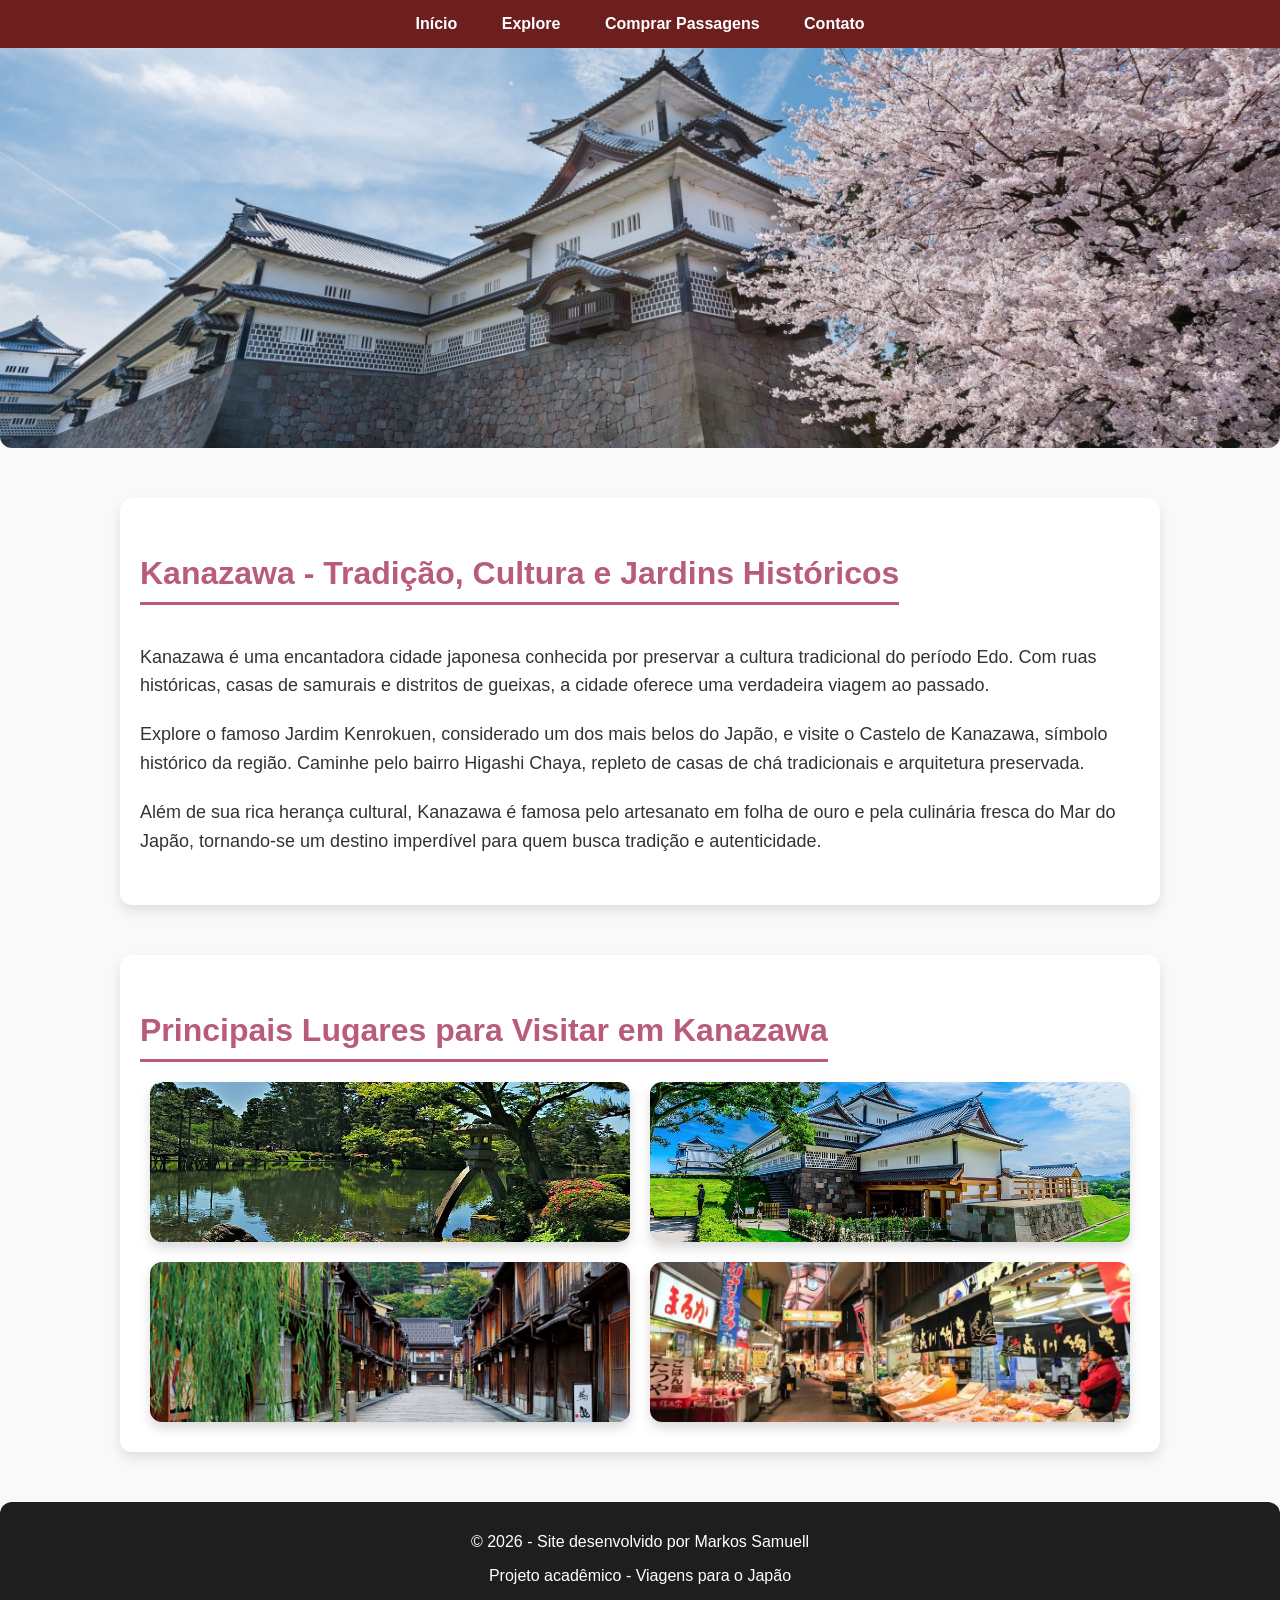
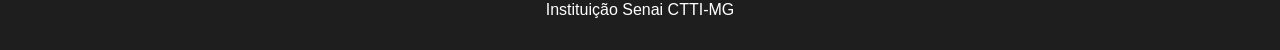
<file: SITE DE VIAJENS JAPONES/Kanazawa.html>
<!DOCTYPE html>
<html lang="pt-br">
<head>
    <meta charset="UTF-8">
    <meta name="viewport" content="width=device-width, initial-scale=1">
    <title>Conheça Kanazawa</title>
    <link rel="stylesheet" href="Kanazawa.css">
</head>
<body>
    <body>
<script>
  window.addEventListener('load', () => {
    document.body.classList.add('fade-in');
  });
</script>

<!-- Navbar -->
<nav>
    <a href="index.html">Início</a>
    <a href="#destinos">Explore</a>
    <a href="#">Comprar Passagens</a>
    <a href="#contato">Contato</a>
</nav>

<!-- Banner -->
<div class="banner"></div>

<!-- Seção de descrição -->
<section id="informacoes" class="content">
    <h2>Kanazawa - Tradição, Cultura e Jardins Históricos</h2>
    <p>
        Kanazawa é uma encantadora cidade japonesa conhecida por preservar a cultura tradicional do período Edo. 
        Com ruas históricas, casas de samurais e distritos de gueixas, a cidade oferece uma verdadeira viagem ao passado.
    </p>
    <p>
        Explore o famoso Jardim Kenrokuen, considerado um dos mais belos do Japão, e visite o Castelo de Kanazawa, símbolo histórico da região. 
        Caminhe pelo bairro Higashi Chaya, repleto de casas de chá tradicionais e arquitetura preservada.
    </p>
    <p>
        Além de sua rica herança cultural, Kanazawa é famosa pelo artesanato em folha de ouro e pela culinária fresca do Mar do Japão, tornando-se um destino imperdível para quem busca tradição e autenticidade.
    </p>
</section>

<!-- Galeria de lugares -->
<section class="galeria content" id="pontos">
    <h2>Principais Lugares para Visitar em Kanazawa</h2>
    <div class="cards">
        <!-- Card 1 -->
        <div class="card">
            <img src="imagens/img_Kanazawa/Jardim Kenrokuen.jpg" alt="Jardim Kenrokuen">
            <div class="descricao">
                <h3>Jardim Kenrokuen</h3>
                <p>Um dos três jardins mais bonitos do Japão, com paisagens deslumbrantes.<br>Entrada: ~320 JPY (~R$13).</p>
            </div>
        </div>

        <!-- Card 2 -->
        <div class="card">
            <img src="imagens/img_Kanazawa/Castelo de Kanazawa.jpg" alt="Castelo de Kanazawa">
            <div class="descricao">
                <h3>Castelo de Kanazawa</h3>
                <p>Importante marco histórico cercado por belos jardins e muralhas.<br>Entrada gratuita (parque).</p>
            </div>
        </div>

        <!-- Card 3 -->
        <div class="card">
            <img src="imagens/img_Kanazawa/Bairro Higashi Chaya.jpg" alt="Bairro Higashi Chaya">
            <div class="descricao">
                <h3>Bairro Higashi Chaya</h3>
                <p>Distrito tradicional de casas de chá e cultura das gueixas.<br>Passeio gratuito.</p>
            </div>
        </div>

        <!-- Card 4 -->
        <div class="card">
            <img src="imagens/img_Kanazawa/Mercado Omicho.jpg" alt="Mercado Omicho">
            <div class="descricao">
                <h3>Mercado Omicho</h3>
                <p>Mercado famoso por frutos do mar frescos e culinária local.<br>Degustação: ~500-3.000 JPY (~R$20-120).</p>
            </div>
        </div>
    </div>
</section>

<!-- Rodapé -->
<footer id="contato">
    <p>© 2026 - Site desenvolvido por Markos Samuell</p>
    <p>Projeto acadêmico - Viagens para o Japão</p>
    <p>Instituição Senai CTTI-MG</p>
</footer>
<script>
  // Seleciona todos os links do menu com href que levam a outras páginas
  document.querySelectorAll('nav a[href]').forEach(link => {
    link.addEventListener('click', function(e) {
      e.preventDefault(); // cancela navegação imediata

      const href = this.getAttribute('href');

      // Adiciona a classe fade-out para animação
      document.body.classList.add('fade-out');

      // Após a transição, navega para a página
      setTimeout(() => {
        window.location.href = href;
      }, 500); // tempo igual ao transition do CSS
    });
  });
</script>
</body>
</html>
</file>
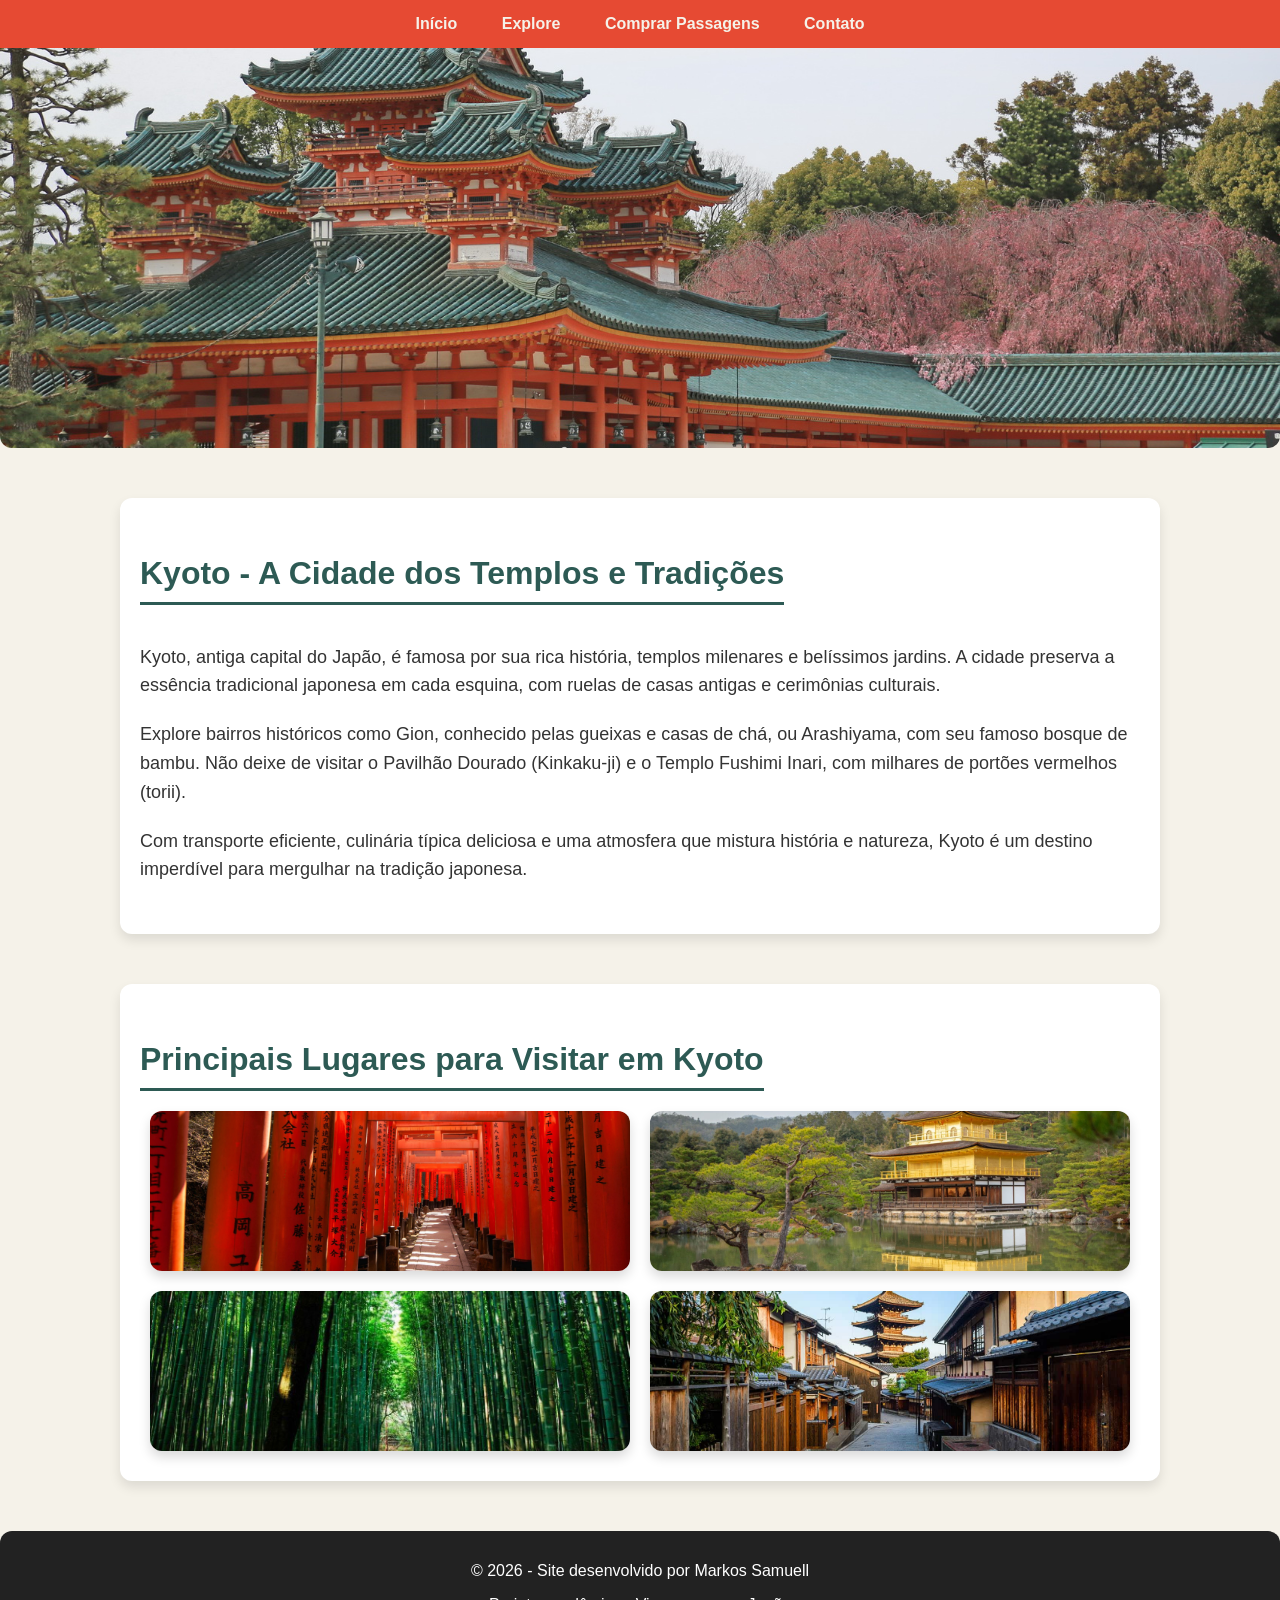
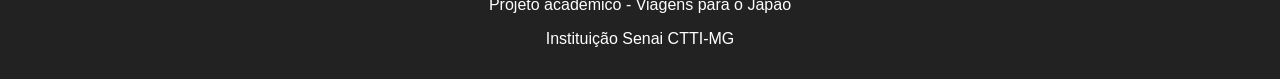
<file: SITE DE VIAJENS JAPONES/Kyoto.html>
<!DOCTYPE html>
<html lang="pt-br">
<head>
    <meta charset="UTF-8">
    <meta name="viewport" content="width=device-width, initial-scale=1">
    <title>Conheça Kyoto</title>
    <link rel="stylesheet" href="Kyoto.css">
</head>
<body>
<script>
  window.addEventListener('load', () => {
    document.body.classList.add('fade-in');
  });
</script>

<!-- Navbar -->
<nav>
    <a href="index.html">Início</a>
    <a href="#destinos">Explore</a>
    <a href="#">Comprar Passagens</a>
    <a href="#contato">Contato</a>
</nav>

<!-- Banner -->
<div class="banner"></div>

<!-- Seção de descrição -->
<section id="informacoes" class="content">
    <h2>Kyoto - A Cidade dos Templos e Tradições</h2>
    <p>
        Kyoto, antiga capital do Japão, é famosa por sua rica história, templos milenares e belíssimos jardins. 
        A cidade preserva a essência tradicional japonesa em cada esquina, com ruelas de casas antigas e cerimônias culturais.
    </p>
    <p>
        Explore bairros históricos como Gion, conhecido pelas gueixas e casas de chá, ou Arashiyama, com seu famoso bosque de bambu. 
        Não deixe de visitar o Pavilhão Dourado (Kinkaku-ji) e o Templo Fushimi Inari, com milhares de portões vermelhos (torii).
    </p>
    <p>
        Com transporte eficiente, culinária típica deliciosa e uma atmosfera que mistura história e natureza, Kyoto é um destino imperdível para mergulhar na tradição japonesa.
    </p>
</section>

<!-- Galeria de lugares -->
<section class="galeria content" id="pontos">
    <h2>Principais Lugares para Visitar em Kyoto</h2>
    <div class="cards">
        <!-- Card 1 -->
        <div class="card">
            <img src="imagens/img_Kyoto/Fushimi Inari.jpg" alt="Fushimi Inari">
            <div class="descricao">
                <h3>Fushimi Inari</h3>
                <p>Templo famoso pelos milhares de portões vermelhos (torii).<br>Entrada gratuita.</p>
            </div>
        </div>

        <!-- Card 2 -->
        <div class="card">
            <img src="imagens/img_Kyoto/Pavilhão Dourado (Kinkaku-ji).jpg" alt="Pavilhão Dourado">
            <div class="descricao">
                <h3>Pavilhão Dourado (Kinkaku-ji)</h3>
                <p>Templo icônico coberto de folhas de ouro, com jardins deslumbrantes.<br>Entrada: ~400 JPY (~R$16).</p>
            </div>
        </div>

        <!-- Card 3 -->
        <div class="card">
            <img src="imagens/img_Kyoto/Bosque-bambu-arashiyama-kioto.jpg" alt="Bosque de Bambu">
            <div class="descricao">
                <h3>Bosque de Bambu de Arashiyama</h3>
                <p>Um passeio pelo impressionante bosque de bambu.<br>Entrada gratuita.</p>
            </div>
        </div>

        <!-- Card 4 -->
        <div class="card">
            <img src="imagens/img_Kyoto/Bairro Gion.jpg" alt="Bairro Gion">
            <div class="descricao">
                <h3>Bairro Gion</h3>
                <p>Bairro histórico famoso pelas gueixas, casas de chá e ruas tradicionais.<br>Passeio gratuito.</p>
            </div>
        </div>
    </div>
</section>

<!-- Rodapé -->
<footer id="contato">
    <p>© 2026 - Site desenvolvido por Markos Samuell</p>
    <p>Projeto acadêmico - Viagens para o Japão</p>
    <p>Instituição Senai CTTI-MG</p>
</footer>
<script>
  // Seleciona todos os links do menu com href que levam a outras páginas
  document.querySelectorAll('nav a[href]').forEach(link => {
    link.addEventListener('click', function(e) {
      e.preventDefault(); // cancela navegação imediata

      const href = this.getAttribute('href');

      // Adiciona a classe fade-out para animação
      document.body.classList.add('fade-out');

      // Após a transição, navega para a página
      setTimeout(() => {
        window.location.href = href;
      }, 500); // tempo igual ao transition do CSS
    });
  });
</script>
</body>
</html>
</file>
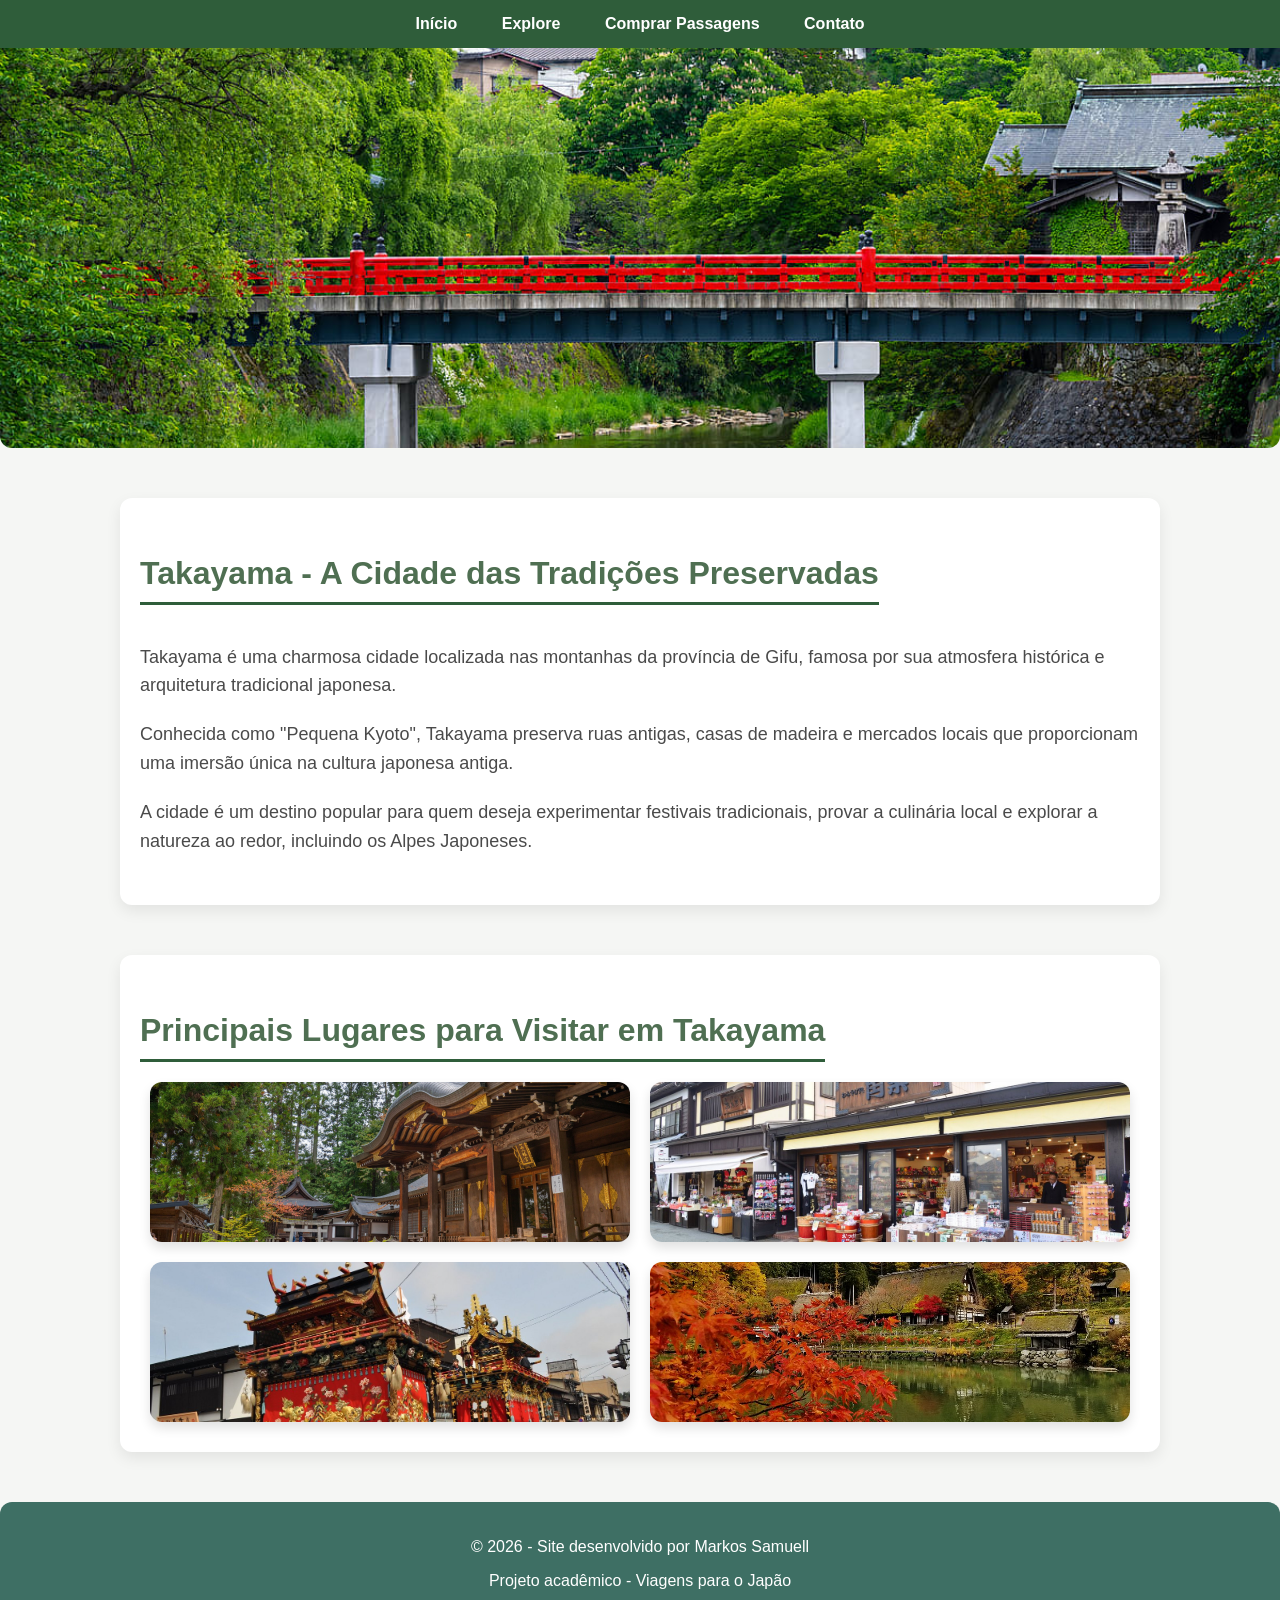
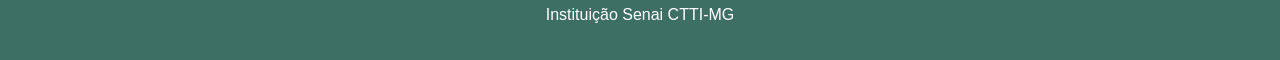
<file: SITE DE VIAJENS JAPONES/Takayama.html>
<!DOCTYPE html>
<html lang="pt-br">
<head>
    <meta charset="UTF-8">
    <meta name="viewport" content="width=device-width, initial-scale=1">
    <title>Conheça Takayama</title>
    <link rel="stylesheet" href="Takayama.css">
</head>
<body>
<script>
  window.addEventListener('load', () => {
    document.body.classList.add('fade-in');
  });
</script>
<!-- Navbar -->
<nav>
    <a href="index.html">Início</a>
    <a href="#destinos">Explore</a>
    <a href="#">Comprar Passagens</a>
    <a href="#contato">Contato</a>
</nav>

<!-- Banner -->
<div class="banner"></div>

<!-- Seção de descrição -->
<section id="informacoes" class="content">
    <h2>Takayama - A Cidade das Tradições Preservadas</h2>
    <p>
        Takayama é uma charmosa cidade localizada nas montanhas da província de Gifu, famosa por sua atmosfera histórica e arquitetura tradicional japonesa.
    </p>
    <p>
        Conhecida como "Pequena Kyoto", Takayama preserva ruas antigas, casas de madeira e mercados locais que proporcionam uma imersão única na cultura japonesa antiga.
    </p>
    <p>
        A cidade é um destino popular para quem deseja experimentar festivais tradicionais, provar a culinária local e explorar a natureza ao redor, incluindo os Alpes Japoneses.
    </p>
</section>

<!-- Galeria de lugares -->
<section class="galeria content" id="pontos">
    <h2>Principais Lugares para Visitar em Takayama</h2>
    <div class="cards">
        <!-- Card 1 -->
        <div class="card">
            <img src="imagens/img_Takayama/Centro Histórico de Takayama.jpg" alt="Centro Histórico de Takayama">
            <div class="descricao">
                <h3>Centro Histórico de Takayama</h3>
                <p>Ruas preservadas com arquitetura tradicional e lojas locais.<br>Entrada gratuita.</p>
            </div>
        </div>

        <!-- Card 2 -->
        <div class="card">
            <img src="imagens/img_Takayama/Mercado Matinal de Takayama.jpg" alt="Mercado Matinal de Takayama">
            <div class="descricao">
                <h3>Mercado Matinal de Takayama</h3>
                <p>Mercado popular com produtos frescos e artesanatos locais.<br>Aberto todas as manhãs.</p>
            </div>
        </div>

        <!-- Card 3 -->
        <div class="card">
            <img src="imagens/img_Takayama/Festival de Takayama.jpg" alt="Festival de Takayama">
            <div class="descricao">
                <h3>Festival de Takayama</h3>
                <p>Um dos festivais mais belos do Japão, conhecido por seus carros alegóricos decorados.<br>Acontece em primavera e outono.</p>
            </div>
        </div>

        <!-- Card 4 -->
        <div class="card">
            <img src="imagens/img_Takayama/Aldeia Folclórica de Hida.jpg" alt="Aldeia Folclórica de Hida">
            <div class="descricao">
                <h3>Aldeia Folclórica de Hida</h3>
                <p>Museu ao ar livre com casas tradicionais e exposições culturais.<br>Ótimo para toda a família.</p>
            </div>
        </div>
    </div>
</section> 

<!-- Rodapé -->
<footer id="contato">
    <p>© 2026 - Site desenvolvido por Markos Samuell</p>
    <p>Projeto acadêmico - Viagens para o Japão</p>
    <p>Instituição Senai CTTI-MG</p>
</footer>
<script>
  // Seleciona todos os links do menu com href que levam a outras páginas
  document.querySelectorAll('nav a[href]').forEach(link => {
    link.addEventListener('click', function(e) {
      e.preventDefault(); // cancela navegação imediata

      const href = this.getAttribute('href');

      // Adiciona a classe fade-out para animação
      document.body.classList.add('fade-out');

      // Após a transição, navega para a página
      setTimeout(() => {
        window.location.href = href;
      }, 500); // tempo igual ao transition do CSS
    });
  });
</script>
</body>
</html>
</file>
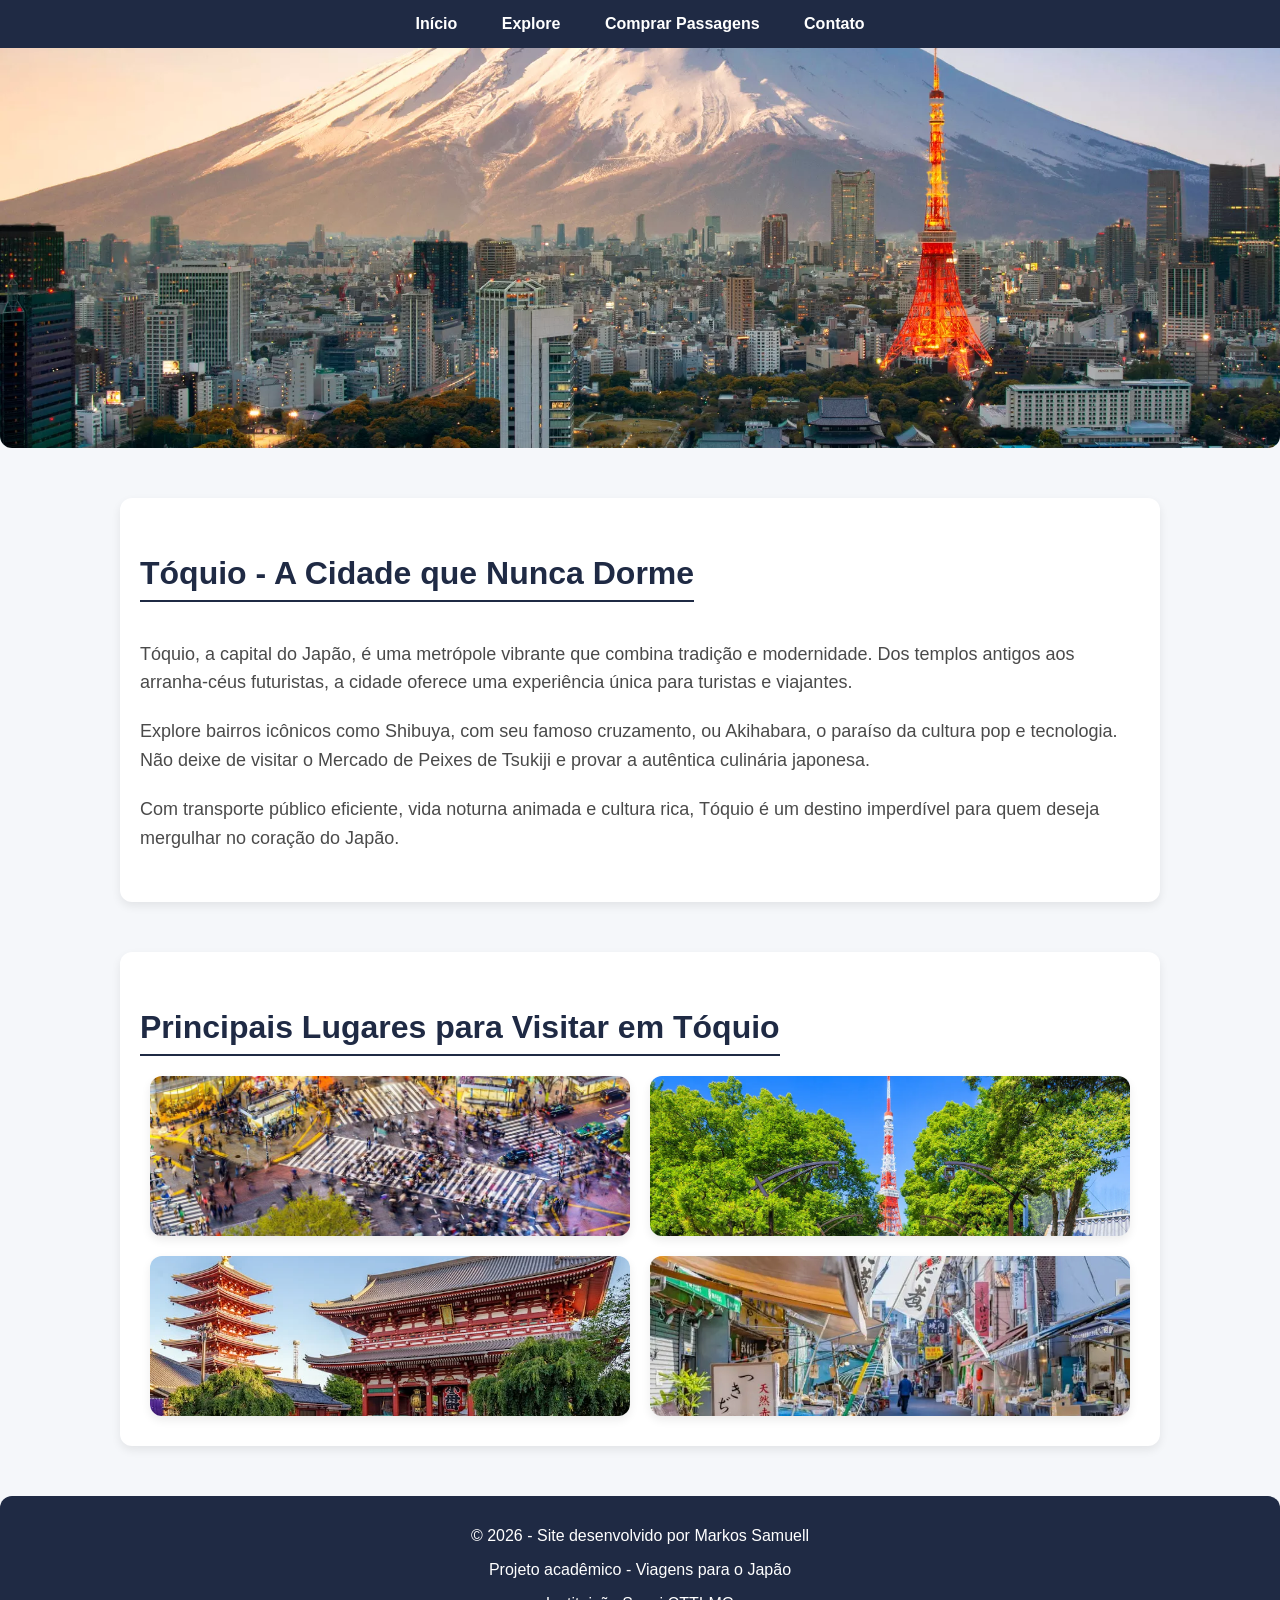
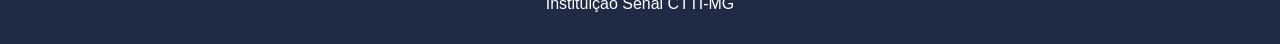
<file: SITE DE VIAJENS JAPONES/Toquio.html>
<!DOCTYPE html>
<html lang="pt-br">
<head>
    <meta charset="UTF-8">
    <meta name="viewport" content="width=device-width, initial-scale=1">
    <title>Conheça Tóquio</title>
    <link rel="stylesheet" href="Toquio.css">
</head>
<body>
<script>
  window.addEventListener('load', () => {
    document.body.classList.add('fade-in');
  });
</script>

<!-- Navbar -->
<nav>
    <a href="index.html">Início</a>
    <a href="#destinos">Explore</a>
    <a href="#">Comprar Passagens</a>
    <a href="#contato">Contato</a>
</nav>

<!-- Banner -->
<div class="banner"></div>

<!-- Seção de descrição -->
<section id="informacoes" class="content">
    <h2>Tóquio - A Cidade que Nunca Dorme</h2>
    <p>
        Tóquio, a capital do Japão, é uma metrópole vibrante que combina tradição e modernidade. 
        Dos templos antigos aos arranha-céus futuristas, a cidade oferece uma experiência única para turistas e viajantes. 
    </p>
    <p>
        Explore bairros icônicos como Shibuya, com seu famoso cruzamento, ou Akihabara, o paraíso da cultura pop e tecnologia. 
        Não deixe de visitar o Mercado de Peixes de Tsukiji e provar a autêntica culinária japonesa. 
    </p>
    <p>
        Com transporte público eficiente, vida noturna animada e cultura rica, Tóquio é um destino imperdível para quem deseja mergulhar no coração do Japão.
    </p>
</section>

<!-- Galeria de lugares -->
<section class="galeria content" id="pontos">
    <h2>Principais Lugares para Visitar em Tóquio</h2>
    <div class="cards">
        <!-- Card 1 -->
        <div class="card">
            <img src="imagens/img_Toquio/Shibuya Crossing.jpg" alt="Shibuya">
            <div class="descricao">
                <h3>Shibuya Crossing</h3>
                <p>Famoso cruzamento de Shibuya é o coração pulsante da cidade.<br>Gratuito para visitar.</p>
            </div>
        </div>

        <!-- Card 2 -->
        <div class="card">
            <img src="imagens/img_Toquio/Tokyo-Tower.jpg" alt="Tokyo Tower">
            <div class="descricao">
                <h3>Tokyo Tower</h3>
                <p>Vista panorâmica de Tóquio do alto da torre. <br>Entrada: ~1.200 JPY (~R$50).</p>
            </div>
        </div>

        <!-- Card 3 -->
        <div class="card">
            <img src="imagens/img_Toquio/Templo Senso-ji.jpg" alt="Templo Senso-ji">
            <div class="descricao">
                <h3>Templo Senso-ji</h3>
                <p>Templo budista mais antigo de Tóquio, com feira de artesanato.<br>Entrada gratuita.</p>
            </div>
        </div>

        <!-- Card 4 -->
        <div class="card">
            <img src="imagens/img_Toquio/Mercado de Peixes Tsukiji.jpg" alt="Mercado Tsukiji">
            <div class="descricao">
                <h3>Mercado de Peixes Tsukiji</h3>
                <p>Mercado famoso por sushi fresco e frutos do mar.<br> Degustação: ~500-3.000 JPY(~R$20-120).</p>
            </div>
        </div>
    </div>
</section>

<!-- Rodapé -->
<footer id="contato">
    <p>© 2026 - Site desenvolvido por Markos Samuell</p>
    <p>Projeto acadêmico - Viagens para o Japão</p>
    <p>Instituição Senai CTTI-MG</p>
</footer>
<script>
  // Seleciona todos os links do menu com href que levam a outras páginas
  document.querySelectorAll('nav a[href]').forEach(link => {
    link.addEventListener('click', function(e) {
      e.preventDefault(); // cancela navegação imediata

      const href = this.getAttribute('href');

      // Adiciona a classe fade-out para animação
      document.body.classList.add('fade-out');

      // Após a transição, navega para a página
      setTimeout(() => {
        window.location.href = href;
      }, 500); // tempo igual ao transition do CSS
    });
  });
</script>
</body>
</html>
</file>
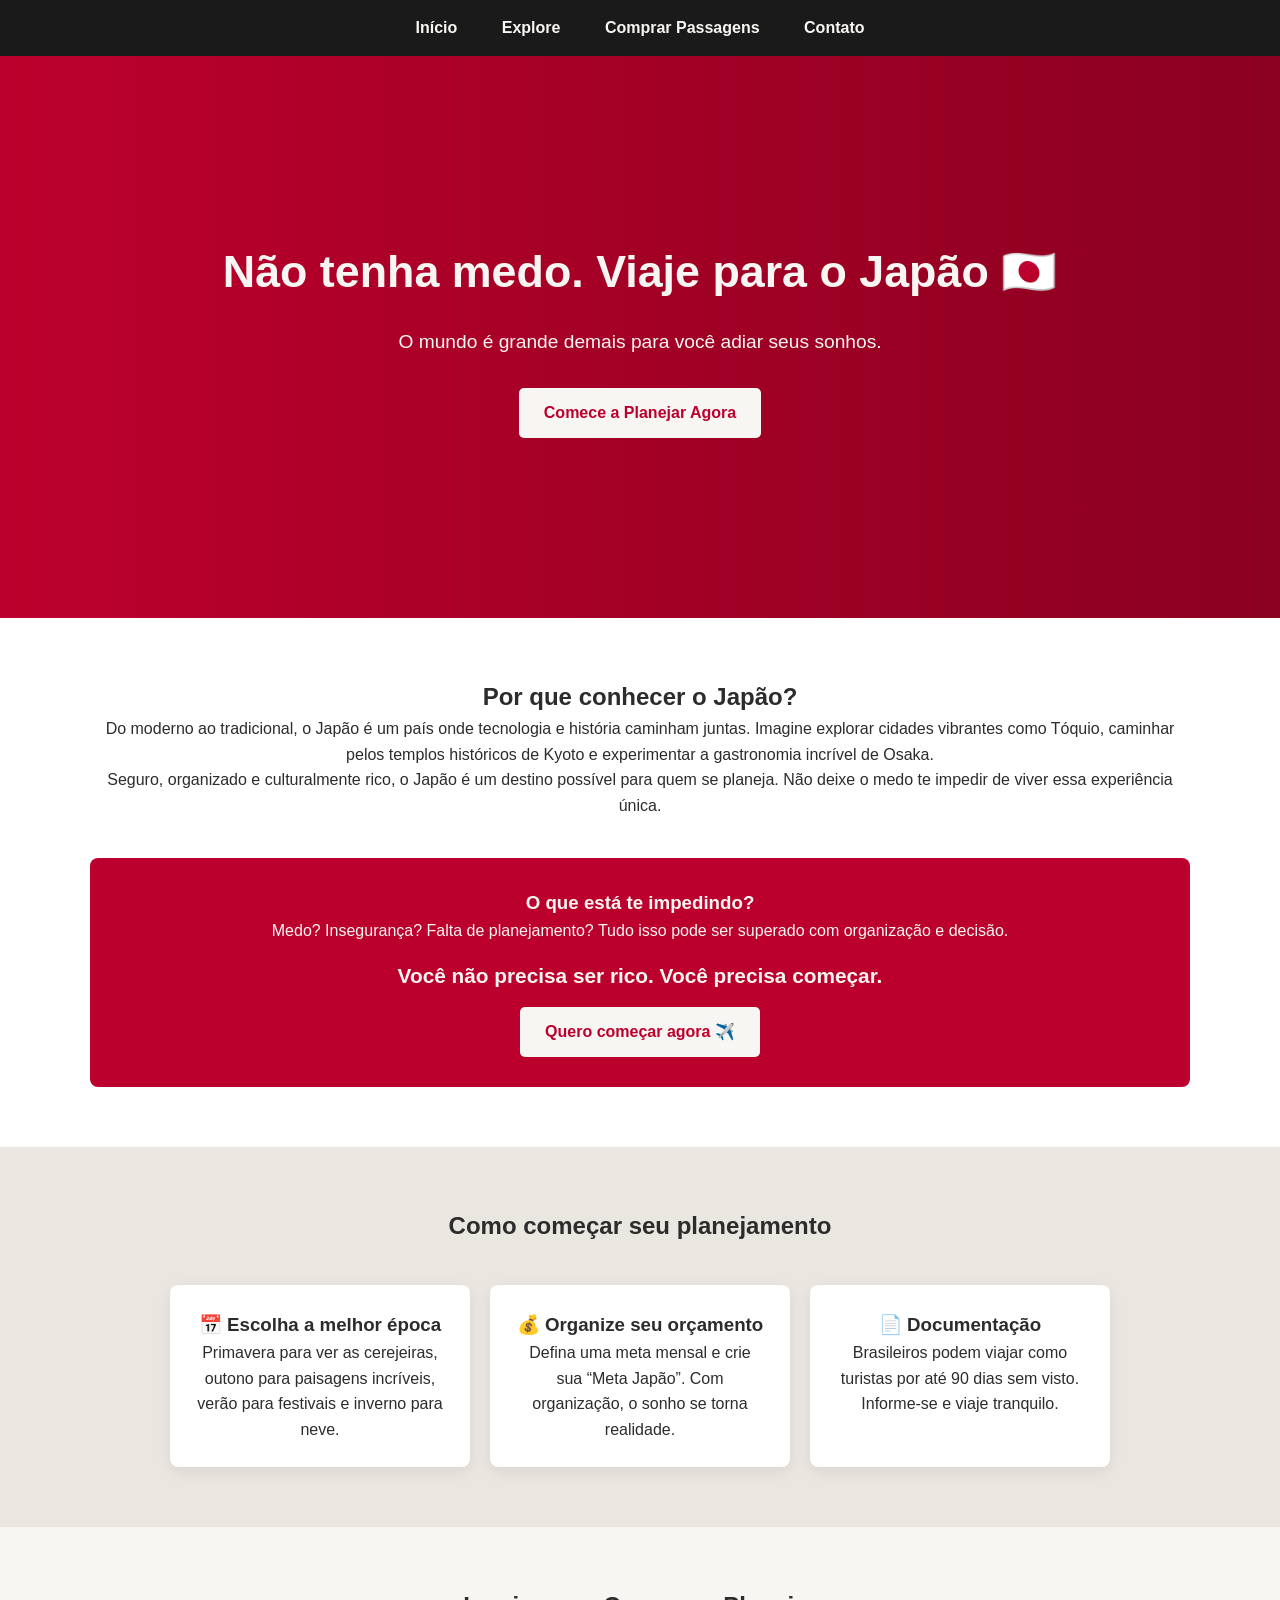
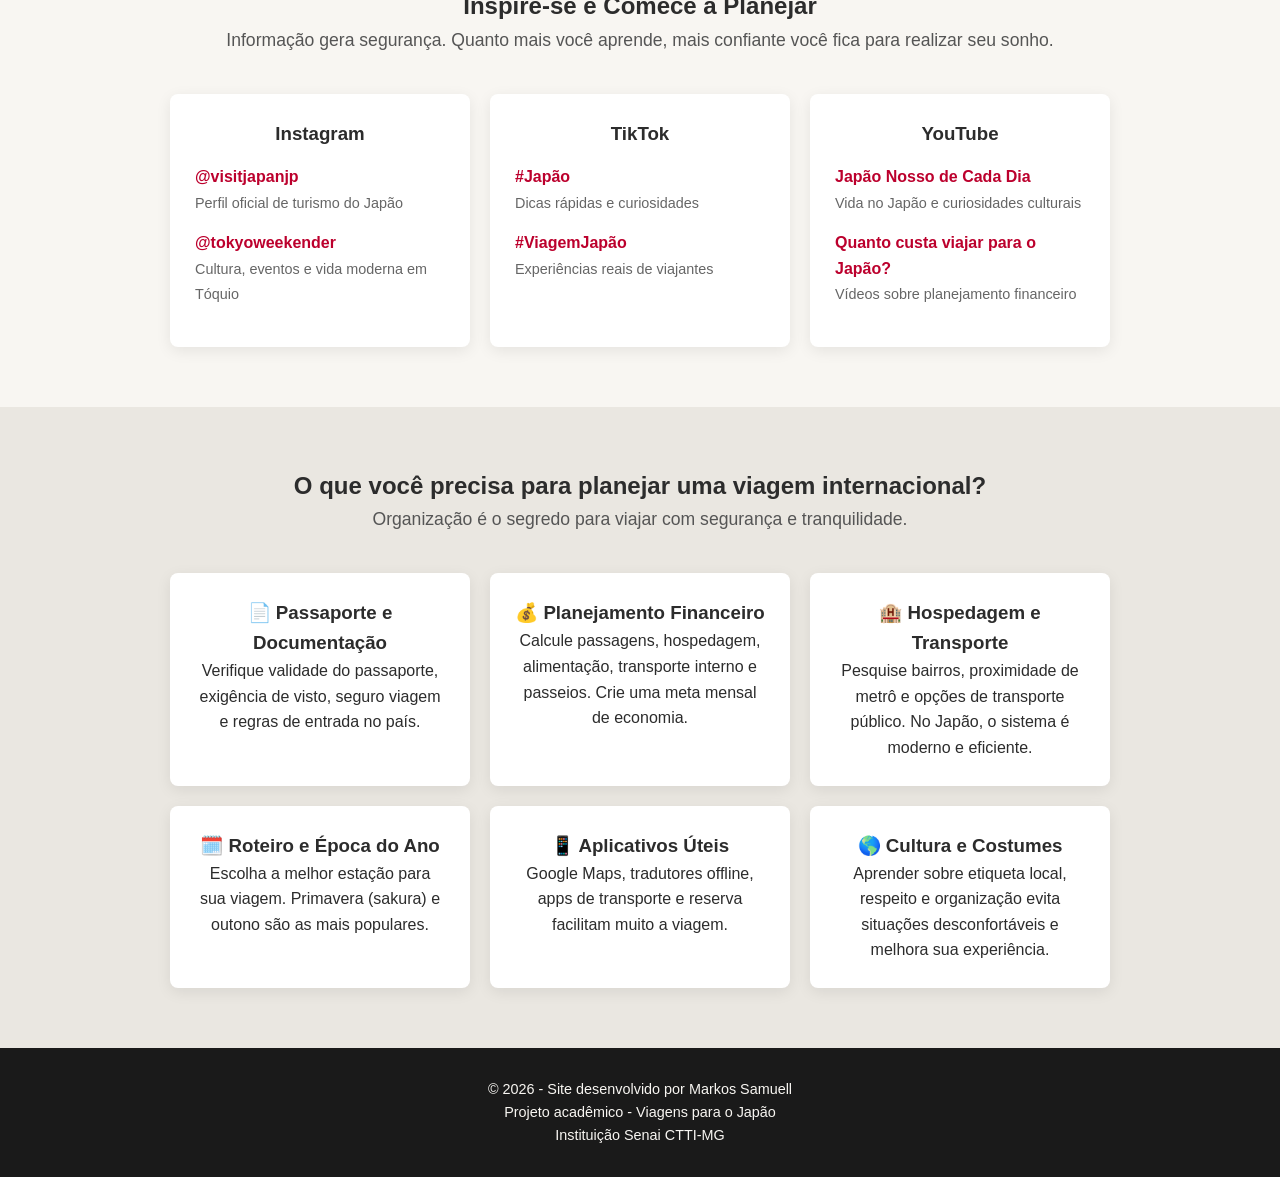
<file: SITE DE VIAJENS JAPONES/amb_menu/Explore.html>
<!DOCTYPE html>
<html lang="pt-BR">
<head>
    <meta charset="UTF-8">
    <meta name="viewport" content="width=device-width, initial-scale=1.0">
    <title>Descubra o Japão - Realize Seu Sonho</title>
    <link rel="stylesheet" href="Explore.css">
</head>
<body>

<script>
  window.addEventListener('load', () => {
    document.body.classList.add('fade-in');
  });
</script>

<!-- Navbar (igual ao segundo código) -->
<nav>
    <a href="../index.html">Início</a>
    <a href="amb_menu/Explore.html">Explore</a>
    <a href="#">Comprar Passagens</a>
    <a href="#contato">Contato</a>
</nav>

<!-- Header -->
<header>
    <div class="container">
        <h1>Não tenha medo. Viaje para o Japão 🇯🇵</h1>
        <p>O mundo é grande demais para você adiar seus sonhos.</p>
        <a href="#planejamento" class="btn">Comece a Planejar Agora</a>
    </div>
</header>

<!-- Por que conhecer o Japão + Motivação -->
<section class="sobre content">
    <div class="container">
        <h2>Por que conhecer o Japão?</h2>
        <p>
            Do moderno ao tradicional, o Japão é um país onde tecnologia e história caminham juntas.
            Imagine explorar cidades vibrantes como Tóquio, caminhar pelos templos históricos de Kyoto
            e experimentar a gastronomia incrível de Osaka.
        </p>

        <p>
            Seguro, organizado e culturalmente rico, o Japão é um destino possível para quem
            se planeja. Não deixe o medo te impedir de viver essa experiência única.
        </p>

        <div class="motivacao-box">
            <h3>O que está te impedindo?</h3>
            <p>
                Medo? Insegurança? Falta de planejamento?
                Tudo isso pode ser superado com organização e decisão.
            </p>
            <p class="destaque">
                Você não precisa ser rico. Você precisa começar.
            </p>
            <a href="#planejamento" class="btn">Quero começar agora ✈️</a>
        </div>
    </div>
</section>

<!-- Planejamento -->
<section id="planejamento" class="planejamento content">
    <div class="container">
        <h2>Como começar seu planejamento</h2>

        <div class="cards">
            <div class="card">
                <h3>📅 Escolha a melhor época</h3>
                <p>Primavera para ver as cerejeiras, outono para paisagens incríveis, verão para festivais e inverno para neve.</p>
            </div>

            <div class="card">
                <h3>💰 Organize seu orçamento</h3>
                <p>Defina uma meta mensal e crie sua “Meta Japão”. Com organização, o sonho se torna realidade.</p>
            </div>

            <div class="card">
                <h3>📄 Documentação</h3>
                <p>Brasileiros podem viajar como turistas por até 90 dias sem visto. Informe-se e viaje tranquilo.</p>
            </div>
        </div>
    </div>
</section>


<!-- Inspiração -->
<section class="inspiracao content">
    <div class="container">
        <h2>Inspire-se e Comece a Planejar</h2>
        <p class="subtitulo">
            Informação gera segurança. Quanto mais você aprende, mais confiante você fica para realizar seu sonho.
        </p>

        <div class="cards">

            <!-- Instagram -->
            <div class="card">
                <h3>Instagram</h3>
                <ul class="lista-links">
                    <li>
                        <a href="https://www.instagram.com/visitjapanjp/" target="_blank">
                            @visitjapanjp
                        </a>
                        <span>Perfil oficial de turismo do Japão</span>
                    </li>
                    <li>
                        <a href="https://www.instagram.com/tokyoweekender/" target="_blank">
                            @tokyoweekender
                        </a>
                        <span>Cultura, eventos e vida moderna em Tóquio</span>
                    </li>
                </ul>
            </div>

            <!-- TikTok -->
            <div class="card">
                <h3>TikTok</h3>
                <ul class="lista-links">
                    <li>
                        <a href="https://www.tiktok.com/tag/japao" target="_blank">
                            #Japão
                        </a>
                        <span>Dicas rápidas e curiosidades</span>
                    </li>
                    <li>
                        <a href="https://www.tiktok.com/tag/viagemjapao" target="_blank">
                            #ViagemJapão
                        </a>
                        <span>Experiências reais de viajantes</span>
                    </li>
                </ul>
            </div>

            <!-- YouTube -->
            <div class="card">
                <h3>YouTube</h3>
                <ul class="lista-links">
                    <li>
                        <a href="https://www.youtube.com/results?search_query=jap%C3%A3o+nosso+de+cada+dia" target="_blank">
                            Japão Nosso de Cada Dia
                        </a>
                        <span>Vida no Japão e curiosidades culturais</span>
                    </li>
                    <li>
                        <a href="https://www.youtube.com/results?search_query=quanto+custa+viajar+para+o+jap%C3%A3o" target="_blank">
                            Quanto custa viajar para o Japão?
                        </a>
                        <span>Vídeos sobre planejamento financeiro</span>
                    </li>
                </ul>
            </div>

        </div>
    </div>
</section>

<!-- Motivação -->
<!-- Planejamento Internacional -->
<section class="planejamento-internacional content">
    <div class="container">
        <h2>O que você precisa para planejar uma viagem internacional?</h2>
        <p class="subtitulo">
            Organização é o segredo para viajar com segurança e tranquilidade.
        </p>

        <div class="cards">

            <div class="card">
                <h3>📄 Passaporte e Documentação</h3>
                <p>
                    Verifique validade do passaporte, exigência de visto,
                    seguro viagem e regras de entrada no país.
                </p>
            </div>

            <div class="card">
                <h3>💰 Planejamento Financeiro</h3>
                <p>
                    Calcule passagens, hospedagem, alimentação,
                    transporte interno e passeios.
                    Crie uma meta mensal de economia.
                </p>
            </div>

            <div class="card">
                <h3>🏨 Hospedagem e Transporte</h3>
                <p>
                    Pesquise bairros, proximidade de metrô e
                    opções de transporte público.
                    No Japão, o sistema é moderno e eficiente.
                </p>
            </div>

            <div class="card">
                <h3>🗓️ Roteiro e Época do Ano</h3>
                <p>
                    Escolha a melhor estação para sua viagem.
                    Primavera (sakura) e outono são as mais populares.
                </p>
            </div>

            <div class="card">
                <h3>📱 Aplicativos Úteis</h3>
                <p>
                    Google Maps, tradutores offline,
                    apps de transporte e reserva facilitam muito a viagem.
                </p>
            </div>

            <div class="card">
                <h3>🌎 Cultura e Costumes</h3>
                <p>
                    Aprender sobre etiqueta local, respeito e organização
                    evita situações desconfortáveis e melhora sua experiência.
                </p>
            </div>

        </div>
    </div>
</section>

<!-- Rodapé (igual ao segundo código) -->
<footer id="contato">
    <p>© 2026 - Site desenvolvido por Markos Samuell</p>
    <p>Projeto acadêmico - Viagens para o Japão</p>
    <p>Instituição Senai CTTI-MG</p>
</footer>

<script>
  document.querySelectorAll('nav a[href]').forEach(link => {
    link.addEventListener('click', function(e) {
      e.preventDefault();
      const href = this.getAttribute('href');
      document.body.classList.add('fade-out');
      setTimeout(() => {
        window.location.href = href;
      }, 500);
    });
  });
</script>

</body>
</html>
</file>
<file: SITE DE VIAJENS JAPONES/Kanazawa.css>
/* ====== Estilo Geral ====== */
body {
    margin: 0;
    font-family: Arial, sans-serif;
    background-color: #F9F9F9; /* Branco suave */
}

/* ====== Menu ====== */
nav {
    background-color: #6D1F1F; /* Vermelho japonês elegante */
    padding: 15px;
    text-align: center;
}

nav a {
    color: white;
    text-decoration: none;
    margin: 0 20px;
    font-weight: bold;
    transition: all 0.3s ease;
}

nav a:hover {
    text-decoration: underline;
}

/* ====== Banner ====== */
.banner {
    width: 100%;
    height: 400px;
    background: url("imagens/Banner_Kanazawa.jpg") no-repeat center;
    background-size: cover; /* Garante que a imagem preencha o banner */
    display: flex;
    justify-content: center;
    align-items: center;
    color: white;
    text-shadow: 2px 2px 10px rgba(0,0,0,0.7);
    border-bottom-left-radius: 12px;
    border-bottom-right-radius: 12px;
}

/* ====== Conteúdo ====== */
.content {
    background-color: white;
    max-width: 1000px;
    margin: 50px auto;
    padding: 30px 20px;
    border-radius: 12px;
    box-shadow: 0 6px 12px rgba(0,0,0,0.1);
}

.content h2 {
    font-size: 32px;
    color: #B85C7A; /* Rosa sakura sofisticado */
    margin-bottom: 20px;
    border-bottom: 3px solid #B85C7A;
    display: inline-block;
    padding-bottom: 10px;
}

.content p {
    font-size: 18px;
    line-height: 1.6;
    color: #333;
    margin-bottom: 20px;
}

/* ====== Rodapé ====== */
footer {
    background-color: #1E1E1E; /* Grafite elegante */
    color: white;
    text-align: center;
    padding: 15px;
    margin-top: 50px;
    border-top-left-radius: 12px;
    border-top-right-radius: 12px;
}

/* ====== Responsividade ====== */
@media (max-width: 768px) {
    .banner {
        height: 250px;
    }

    .banner h1 {
        font-size: 28px;
        padding: 0 10px;
    }

    .content {
        margin: 30px 10px;
        padding: 20px 15px;
    }

    .content h2 {
        font-size: 28px;
    }

    .content p {
        font-size: 16px;
    }

    nav a {
        display: block;
        margin: 10px 0;
    }
}

/* ====== Galeria de Cards (2x2) ====== */
.cards {
    display: flex;
    flex-wrap: wrap;
    gap: 20px;
    justify-content: center;
}

.card {
    position: relative; /* Necessário para o overlay */
    background-color: white;
    flex: 0 1 calc(50% - 20px); /* Cada card ocupa metade da linha menos o gap */
    border-radius: 12px;
    box-shadow: 0 6px 12px rgba(0,0,0,0.15);
    overflow: hidden;
    transition: transform 0.3s ease, box-shadow 0.3s ease;
    cursor: pointer;
    text-align: center;
}

.card img {
    width: 100%;
    height: 160px;
    object-fit: cover;
    display: block;
}

/* Overlay do título e descrição */
.card .descricao {
    position: absolute;
    top: 0;
    left: 0;
    width: 100%;
    height: 100%;
    background-color: rgba(0,0,0,0.6); /* Fundo semi-opaco */
    color: white;
    display: flex;
    flex-direction: column;
    justify-content: center;
    align-items: center;
    opacity: 0; /* Invisível inicialmente */
    transition: opacity 0.4s ease;
    padding: 15px;
}

.card .descricao h3 {
    color: white; /* Cor do título sobre o overlay */
    margin-bottom: 10px;
    font-size: 20px;
}

.card .descricao p {
    font-size: 16px;
    color: white;
    line-height: 1.4;
    text-align: center;
}

/* Mostrar overlay ao passar o mouse */
.card:hover .descricao {
    opacity: 1;
}

/* Efeito hover do card */
.card:hover {
    transform: translateY(-5px);
    box-shadow: 0 12px 20px rgba(0,0,0,0.25);
}

/* Responsividade da galeria */
@media (max-width: 768px) {
    .cards {
        flex-direction: column;
        align-items: center;
    }

    .card {
        width: 90%;
        max-width: 350px;
    }
}
/* Animação de saída */
body.fade-out {
  opacity: 0;
  transition: opacity 0.5s ease;
}

/* Animação de entrada (fade-in) */
body {
  opacity: 0;
  transition: opacity 0.5s ease;
}

body.fade-in {
  opacity: 1;
}
</file>
<file: SITE DE VIAJENS JAPONES/Kyoto.css>
/* ====== Estilo Geral ====== */
body {
    margin: 0;
    font-family: Arial, sans-serif;
    background-color: #F5F2E9; /* Off-White / Papel Arroz */
}

/* ====== Menu ====== */
nav {
    background-color: #E64A33; /* Vermelho Vermelhão (Cinnabar) */
    padding: 15px;
    text-align: center;
}

nav a {
    color: #F5F2E9; /* Off-White para contraste no menu */
    text-decoration: none;
    margin: 0 20px;
    font-weight: bold;
    transition: all 0.3s ease;
}

nav a:hover {
    text-decoration: underline;
    color: #D98BA4; /* Rosa Cerejeira para hover nos links */
}

/* ====== Banner ====== */
.banner {
    width: 100%;
    height: 400px;
    background: url("imagens/Banner_Kyoto.jpg") no-repeat center;
    background-size: cover; /* Garante que a imagem preencha o banner */
    display: flex;
    justify-content: center;
    align-items: center;
    color: #F5F2E9; /* Texto branco suave */
    text-shadow: 2px 2px 10px rgba(0,0,0,0.7);
    border-bottom-left-radius: 12px;
    border-bottom-right-radius: 12px;
}

/* ====== Conteúdo ====== */
.content {
    background-color: white;
    max-width: 1000px;
    margin: 50px auto;
    padding: 30px 20px;
    border-radius: 12px;
    box-shadow: 0 6px 12px rgba(0,0,0,0.1);
}

.content h2 {
    font-size: 32px;
    color: #2D5A54; /* Verde Turquesa Escuro para títulos */
    margin-bottom: 20px;
    border-bottom: 3px solid #2D5A54 ; /* Vermelho Vermelhão para detalhes */
    display: inline-block;
    padding-bottom: 10px;
}

.content p {
    font-size: 18px;
    line-height: 1.6;
    color: #333333; /* Cinza Carvão para texto */
    margin-bottom: 20px;
}

/* ====== Rodapé ====== */
footer {
    background-color: #222;
    color: white;
    text-align: center;
    padding: 15px;
    margin-top: 50px;
    border-top-left-radius: 12px;
    border-top-right-radius: 12px;
}

/* ====== Responsividade ====== */
@media (max-width: 768px) {
    .banner {
        height: 250px;
    }

    .banner h1 {
        font-size: 28px;
        padding: 0 10px;
    }

    .content {
        margin: 30px 10px;
        padding: 20px 15px;
    }

    .content h2 {
        font-size: 28px;
    }

    .content p {
        font-size: 16px;
    }

    nav a {
        display: block;
        margin: 10px 0;
    }
}

/* ====== Galeria de Cards (2x2) ====== */
.cards {
    display: flex;
    flex-wrap: wrap;
    gap: 20px;
    justify-content: center;
}

.card {
    position: relative; /* Necessário para o overlay */
    background-color: white;
    flex: 0 1 calc(50% - 20px); /* Cada card ocupa metade da linha menos o gap */
    border-radius: 12px;
    box-shadow: 0 6px 12px rgba(0,0,0,0.15);
    overflow: hidden;
    transition: transform 0.3s ease, box-shadow 0.3s ease;
    cursor: pointer;
    text-align: center;
}

.card img {
    width: 100%;
    height: 160px;
    object-fit: cover;
    display: block;
}

/* Overlay do título e descrição */
.card .descricao {
    position: absolute;
    top: 0;
    left: 0;
    width: 100%;
    height: 100%;
    background-color: rgba(0,0,0,0.6); /* Fundo semi-opaco */
    color: white;
    display: flex;
    flex-direction: column;
    justify-content: center;
    align-items: center;
    opacity: 0; /* Invisível inicialmente */
    transition: opacity 0.4s ease;
    padding: 15px;
}

.card .descricao h3 {
    color: white; /* Cor do título sobre o overlay */
    margin-bottom: 10px;
    font-size: 20px;
}

.card .descricao p {
    font-size: 16px;
    color: white;
    line-height: 1.4;
    text-align: center;
}

/* Mostrar overlay ao passar o mouse */
.card:hover .descricao {
    opacity: 1;
}

/* Efeito hover do card */
.card:hover {
    transform: translateY(-5px);
    box-shadow: 0 12px 20px rgba(0,0,0,0.25);
}

/* Responsividade da galeria */
@media (max-width: 768px) {
    .cards {
        flex-direction: column;
        align-items: center;
    }

    .card {
        width: 90%;
        max-width: 350px;
    }
}

/* Animação de entrada (fade-in) */
body {
  opacity: 0;
  transition: opacity 0.5s ease;
}

body.fade-in {
  opacity: 1;
}
</file>
<file: SITE DE VIAJENS JAPONES/Takayama.css>
/* ====== Estilo Geral ====== */
body {
    margin: 0;
    font-family: Arial, sans-serif;
    background-color: #F5F6F4; /* Branco natural */
    color: #2F2F2F;
    opacity: 0;
    transition: opacity 0.5s ease;
}

body.fade-in {
    opacity: 1;
}

body.fade-out {
    opacity: 0;
}

/* ====== Menu ====== */
nav {
    background-color: #2F5D3A; /* Verde floresta */
    padding: 15px;
    text-align: center;
}

nav a {
    color: white;
    text-decoration: none;
    margin: 0 20px;
    font-weight: bold;
    transition: 0.3s ease;
}

nav a:hover {
    color: #6A9C78; /* Verde claro */
}

/* ====== Banner ====== */
.banner {
    width: 100%;
    height: 400px;
    background: url("imagens/Banner_Takayama.jpg") no-repeat center;
    background-size: cover;
    display: flex;
    justify-content: center;
    align-items: center;
    color: white;
    text-shadow: 2px 2px 12px rgba(0,0,0,0.6);
    border-bottom-left-radius: 12px;
    border-bottom-right-radius: 12px;
}

/* ====== Conteúdo ====== */
.content {
    background-color: white;
    max-width: 1000px;
    margin: 50px auto;
    padding: 30px 20px;
    border-radius: 12px;
    box-shadow: 0 6px 15px rgba(0,0,0,0.08);
}

.content h2 {
    font-size: 32px;
    color: #4F6F52; /* Vermelho da ponte */
    margin-bottom: 20px;
    border-bottom: 3px solid #2F5D3A; /* Verde floresta */
    display: inline-block;
    padding-bottom: 10px;
}

.content p {
    font-size: 18px;
    line-height: 1.6;
    color: #4A4A4A;
    margin-bottom: 20px;
}

/* ====== Rodapé ====== */
footer {
    background-color: #3E6F64; /* Verde água */
    color: white;
    text-align: center;
    padding: 20px;
    margin-top: 50px;
    border-top-left-radius: 12px;
    border-top-right-radius: 12px;
}

/* ====== Galeria de Cards ====== */
.cards {
    display: flex;
    flex-wrap: wrap;
    gap: 20px;
    justify-content: center;
}

.card {
    position: relative;
    background-color: white;
    flex: 0 1 calc(50% - 20px);
    border-radius: 12px;
    box-shadow: 0 6px 12px rgba(0,0,0,0.12);
    overflow: hidden;
    transition: transform 0.3s ease, box-shadow 0.3s ease;
    cursor: pointer;
    text-align: center;
}

.card img {
    width: 100%;
    height: 160px;
    object-fit: cover;
    display: block;
}

/* Overlay do título e descrição */
.card .descricao {
    position: absolute;
    top: 0;
    left: 0;
    width: 100%;
    height: 100%;
    background-color: rgba(0,0,0,0.6); /* Fundo semi-opaco */
    color: white;
    display: flex;
    flex-direction: column;
    justify-content: center;
    align-items: center;
    opacity: 0; /* Invisível inicialmente */
    transition: opacity 0.4s ease;
    padding: 15px;
}

.card .descricao h3 {
    color: white;
    margin-bottom: 10px;
    font-size: 20px;
}

.card .descricao p {
    color: white;
    font-size: 16px;
    line-height: 1.4;
}

/* Mostrar overlay */
.card:hover .descricao {
    opacity: 1;
}

/* Hover card */
.card:hover {
    transform: translateY(-5px);
    box-shadow: 0 12px 20px rgba(0,0,0,0.2);
}

/* ====== Responsividade ====== */
@media (max-width: 768px) {
    .banner {
        height: 250px;
    }

    .banner h1 {
        font-size: 28px;
        padding: 0 10px;
    }

    .content {
        margin: 30px 10px;
        padding: 20px 15px;
    }

    .content h2 {
        font-size: 26px;
    }

    .content p {
        font-size: 16px;
    }

    nav a {
        display: block;
        margin: 10px 0;
    }

    .cards {
        flex-direction: column;
        align-items: center;
    }

    .card {
        width: 90%;
        max-width: 350px;
    }
}
/* Animação de entrada (fade-in) */
body {
  opacity: 0;
  transition: opacity 0.5s ease;
}

body.fade-in {
  opacity: 1;
}
</file>
<file: SITE DE VIAJENS JAPONES/Toquio.css>
/* ====== Estilo Geral ====== */
body {
    margin: 0;
    font-family: Arial, sans-serif;
    background-color: #F5F7FA; /* Cinza claro minimalista */
}

/* ====== Menu ====== */
nav {
    background-color: #1F2A44; /* Azul petróleo profissional */
    padding: 15px;
    text-align: center;
}

nav a {
    color: #FFFFFF;
    text-decoration: none;
    margin: 0 20px;
    font-weight: 600;
    transition: all 0.3s ease;
}

nav a:hover {
    text-decoration: underline;
}

/* ====== Banner ====== */
.banner {
    width: 100%;
    height: 400px;
    background: url("imagens/banner_Toquio.png") no-repeat center;
    background-size: cover;
    display: flex;
    justify-content: center;
    align-items: center;
    color: #FFFFFF;
    text-shadow: 0 4px 12px rgba(0,0,0,0.4);
    border-bottom-left-radius: 12px;
    border-bottom-right-radius: 12px;
}


/* ====== Conteúdo ====== */
.content {
    background-color: #FFFFFF; /* Branco clean */
    max-width: 1000px;
    margin: 50px auto;
    padding: 30px 20px;
    border-radius: 12px;
    box-shadow: 0 4px 10px rgba(0,0,0,0.08);
}

.content h2 {
    font-size: 32px;
    color: #1F2A44; /* Azul petróleo */
    margin-bottom: 20px;
    border-bottom: 2px solid #1F2A44;
    display: inline-block;
    padding-bottom: 8px;
}

.content p {
    font-size: 18px;
    line-height: 1.6;
    color: #4A4A4A; /* Cinza escuro suave */
    margin-bottom: 20px;
}

/* ====== Rodapé ====== */
footer {
    background-color: #1F2A44;
    color: #FFFFFF;
    text-align: center;
    padding: 15px;
    margin-top: 50px;
    border-top-left-radius: 12px;
    border-top-right-radius: 12px;
}

/* ====== Responsividade ====== */
@media (max-width: 768px) {
    .banner {
        height: 250px;
    }

    .banner h1 {
        font-size: 28px;
        padding: 0 10px;
    }

    .content {
        margin: 30px 10px;
        padding: 20px 15px;
    }

    .content h2 {
        font-size: 28px;
    }

    .content p {
        font-size: 16px;
    }

    nav a {
        display: block;
        margin: 10px 0;
    }
}

/* ====== Galeria de Cards (2x2) ====== */
.cards {
    display: flex;
    flex-wrap: wrap;
    gap: 20px;
    justify-content: center;
}

.card {
    position: relative;
    background-color: #FFFFFF;
    flex: 0 1 calc(50% - 20px);
    border-radius: 12px;
    box-shadow: 0 4px 10px rgba(0,0,0,0.08);
    overflow: hidden;
    transition: transform 0.3s ease, box-shadow 0.3s ease;
    cursor: pointer;
    text-align: center;
}

.card img {
    width: 100%;
    height: 160px;
    object-fit: cover;
    display: block;
}

/* Overlay do título e descrição */
.card .descricao {
    position: absolute;
    top: 0;
    left: 0;
    width: 100%;
    height: 100%;
    background-color: rgba(0,0,0,0.6); /* Fundo semi-opaco */
    color: #FFFFFF;
    display: flex;
    flex-direction: column;
    justify-content: center;
    align-items: center;
    opacity: 0;
    transition: opacity 0.4s ease;
    padding: 15px;
}

.card .descricao h3 {
    color: #FFFFFF;
    margin-bottom: 10px;
    font-size: 20px;
}

.card .descricao p {
    font-size: 16px;
    color: #EAEAEA;
    line-height: 1.4;
    text-align: center;
}

/* Mostrar overlay ao passar o mouse */
.card:hover .descricao {
    opacity: 1;
}

/* Efeito hover do card */
.card:hover {
    transform: translateY(-5px);
    box-shadow: 0 8px 18px rgba(0,0,0,0.12);
}

/* Responsividade da galeria */
@media (max-width: 768px) {
    .cards {
        flex-direction: column;
        align-items: center;
    }

    .card {
        width: 90%;
        max-width: 350px;
    }
}

/* Animação de entrada (fade-in) */
body {
  opacity: 0;
  transition: opacity 0.5s ease;
}

body.fade-in {
  opacity: 1;
}
</file>
<file: SITE DE VIAJENS JAPONES/amb_menu/Explore.css>
/* RESET */
* {
    margin: 0;
    padding: 0;
    box-sizing: border-box;
}

/* ANIMAÇÕES */
body {
    opacity: 0;
    transition: opacity 0.5s ease-in-out;
    font-family: Arial, Helvetica, sans-serif;
    line-height: 1.6;
    background-color: #F8F6F2; /* Off-white japonês */
    color: #2C2C2C; /* Cinza carvão */
}

body.fade-in {
    opacity: 1;
}

body.fade-out {
    opacity: 0;
}

/* NAVBAR */
nav {
    background-color: #1A1A1A; /* Preto suave */
    padding: 15px 0;
    text-align: center;
    position: sticky;
    top: 0;
    z-index: 1000;
}

nav a {
    color: #F8F6F2;
    text-decoration: none;
    margin: 0 20px;
    font-weight: bold;
    transition: 0.3s;
}

nav a:hover {
    color: #BC002D; /* Vermelho Japão */
}

/* CONTAINER */
.container {
    width: 90%;
    max-width: 1100px;
    margin: auto;
    padding: 60px 0;
}

/* HEADER */
header {
    background: linear-gradient(to right, #BC002D, #8B001F);
    color: #F8F6F2;
    text-align: center;
    padding: 120px 20px;
}

header h1 {
    font-size: 2.8rem;
    margin-bottom: 20px;
}

header p {
    font-size: 1.2rem;
    margin-bottom: 30px;
}

/* BOTÕES */
.btn,
.btn-secundario {
    display: inline-block;
    background: #F8F6F2;
    color: #BC002D;
    padding: 12px 25px;
    text-decoration: none;
    font-weight: bold;
    border-radius: 5px;
    transition: 0.3s;
}

.btn:hover,
.btn-secundario:hover {
    background: #EAE7E1;
    transform: scale(1.05);
}

/* SEÇÕES */
.content {
    text-align: center;
}

.sobre {
    background: #FFFFFF;
}

.planejamento,
.planejamento-internacional {
    background: #EAE7E1; /* Cinza claro minimalista */
}

/* CARDS */
.cards {
    display: flex;
    gap: 20px;
    margin-top: 40px;
    flex-wrap: wrap;
    justify-content: center;
}

.card {
    background: #FFFFFF;
    padding: 25px;
    border-radius: 8px;
    width: 300px;
    box-shadow: 0 4px 15px rgba(0, 0, 0, 0.08);
    transition: 0.3s;
}

.card:hover {
    transform: translateY(-8px);
}

/* MOTIVAÇÃO BOX */
.motivacao-box {
    margin-top: 40px;
    padding: 30px;
    background: #BC002D;
    color: #F8F6F2;
    border-radius: 8px;
}

.motivacao-box .destaque {
    font-size: 1.3rem;
    font-weight: bold;
    margin: 15px 0;
}

/* SUBTÍTULO */
.subtitulo {
    margin-bottom: 30px;
    font-size: 1.1rem;
    color: #555;
}

/* LISTAS */
.lista-links {
    list-style: none;
    text-align: left;
    margin-top: 15px;
}

.lista-links li {
    margin-bottom: 15px;
}

.lista-links a {
    display: block;
    font-weight: bold;
    color: #BC002D;
    text-decoration: none;
    transition: 0.3s;
}

.lista-links a:hover {
    color: #1A1A1A;
}

.lista-links span {
    font-size: 0.9rem;
    color: #666;
}

/* RODAPÉ */
footer {
    text-align: center;
    padding: 30px 20px;
    background: #1A1A1A;
    color: #F8F6F2;
    font-size: 0.9rem;
}

/* RESPONSIVIDADE */
@media (max-width: 768px) {
    header h1 {
        font-size: 2rem;
    }

    .cards {
        flex-direction: column;
        align-items: center;
    }

    nav a {
        display: inline-block;
        margin: 10px;
    }
}
</file>
